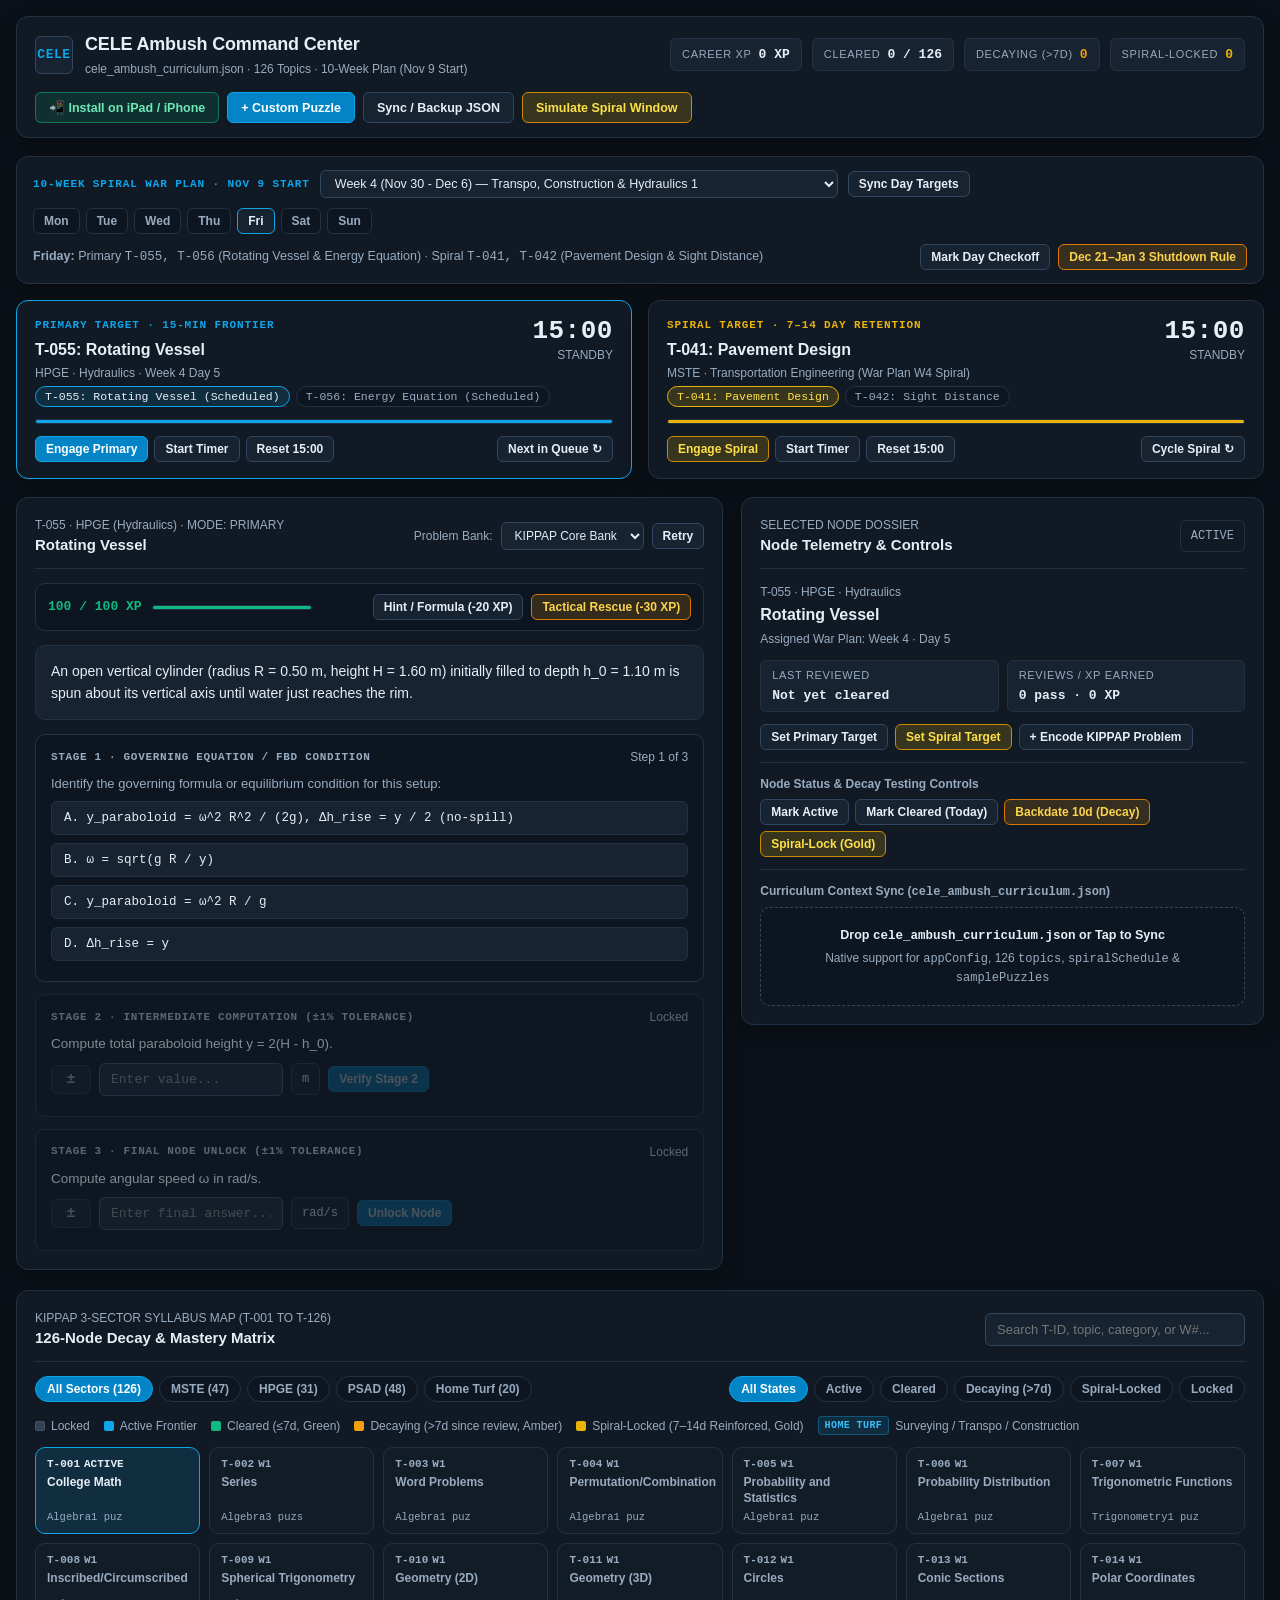
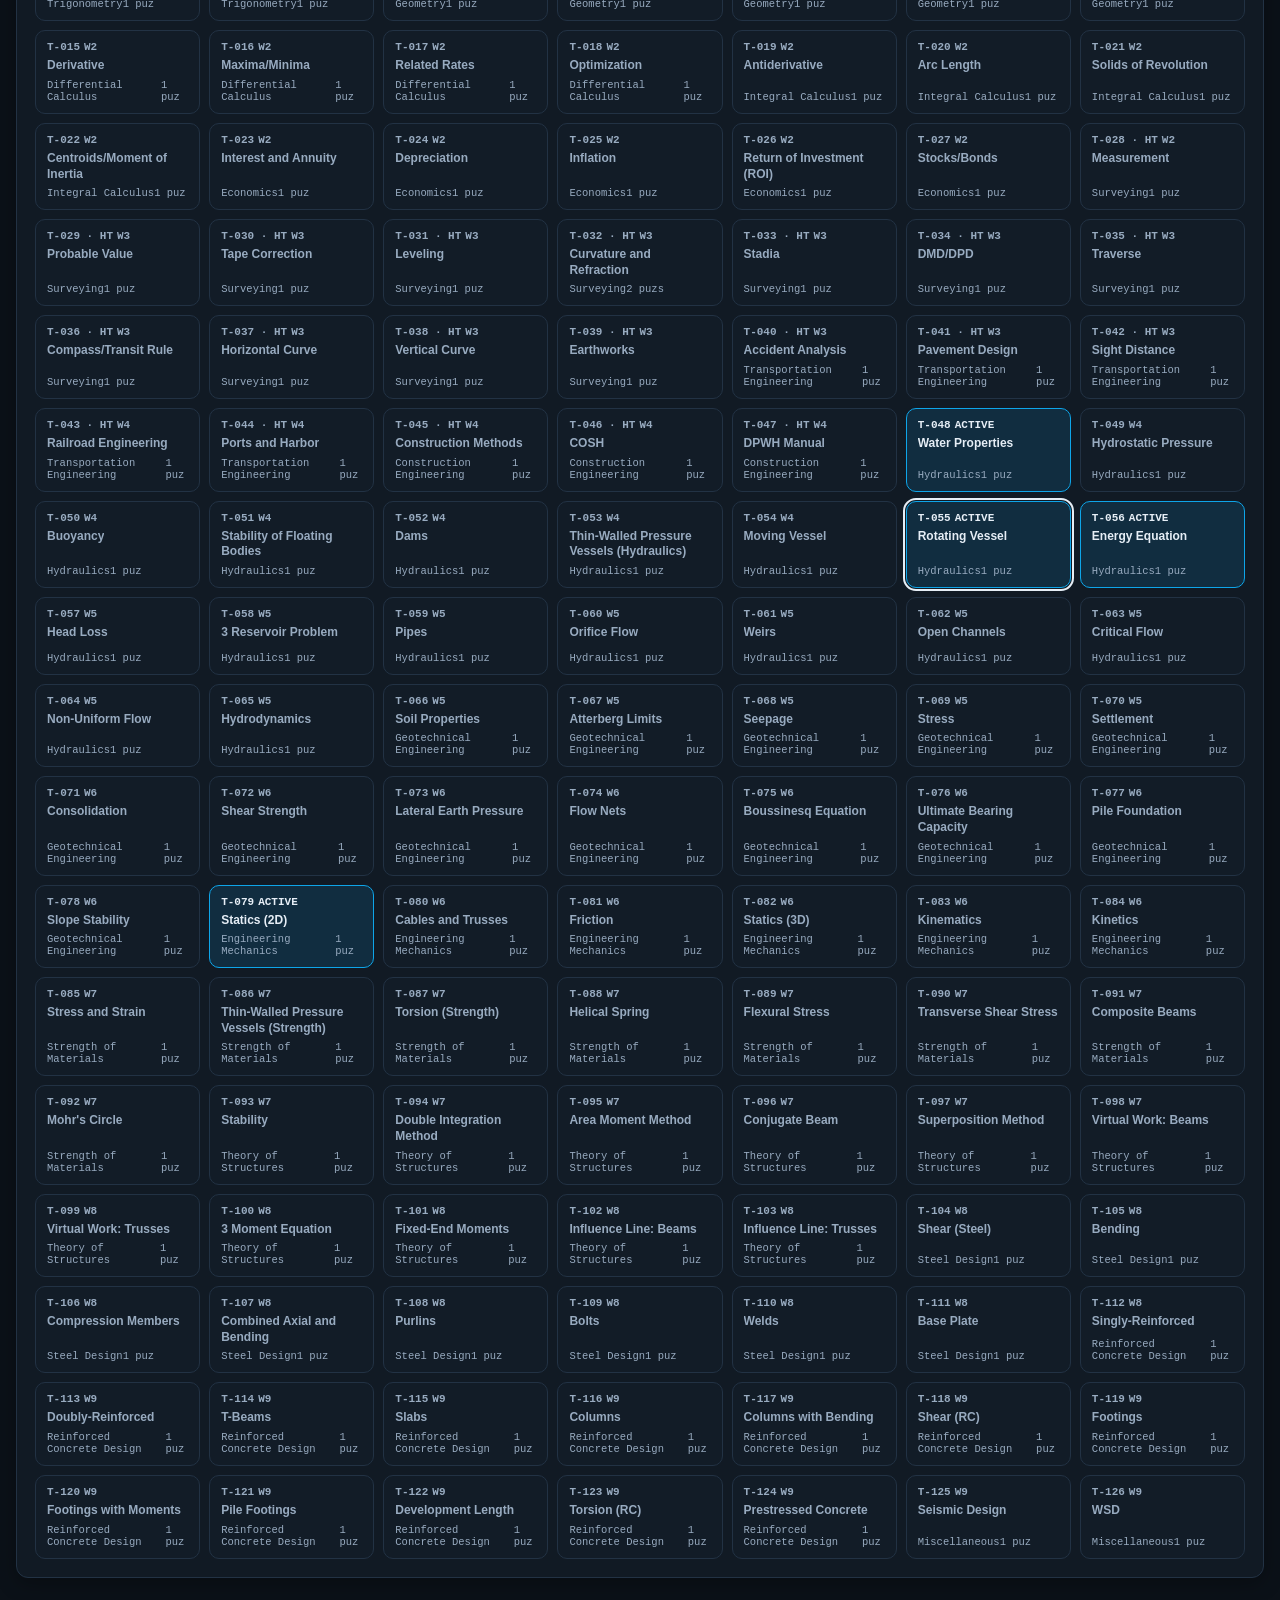
<file: index.html>
<!DOCTYPE html>
<html lang="en">
<head>
  <meta charset="UTF-8" />
  <meta name="viewport" content="width=device-width, initial-scale=1.0, viewport-fit=cover" />
  <title>CELE Ambush Command Center — KIPPAP 126-Topic Spiral War Plan</title>
  <meta name="description" content="Installable offline Civil Engineering Licensure Exam (CELE) command center built on cele_ambush_curriculum.json featuring 126 KIPPAP topics across MSTE (47), HPGE (31), and PSAD (48)." />
  <meta name="theme-color" content="#0b1118" />
  <meta name="apple-mobile-web-app-capable" content="yes" />
  <meta name="mobile-web-app-capable" content="yes" />
  <meta name="apple-mobile-web-app-status-bar-style" content="black-translucent" />
  <meta name="apple-mobile-web-app-title" content="CELE Ambush" />
  <meta name="format-detection" content="telephone=no" />
  <link rel="manifest" href="manifest.webmanifest" />
  <link rel="icon" type="image/png" sizes="32x32" href="icons/favicon-32.png" />
  <link rel="apple-touch-icon" href="icons/apple-touch-icon.png" />
  <link rel="apple-touch-icon" sizes="180x180" href="icons/apple-touch-icon-180x180.png" />
  <link rel="apple-touch-icon" sizes="167x167" href="icons/apple-touch-icon-167x167.png" />
  <link rel="apple-touch-icon" sizes="152x152" href="icons/apple-touch-icon-152x152.png" />
  <link rel="stylesheet" href="styles.css" />
</head>
<body>
  <div class="app-shell">
    <!-- Top Command Header -->
    <header class="topbar" id="command-topbar">
      <div class="brand-block">
        <div class="brand-emblem" aria-hidden="true">CELE</div>
        <div>
          <div style="display: flex; align-items: center; gap: 8px; flex-wrap: wrap;">
            <h1 id="app-title-heading">CELE Ambush Command Center</h1>
            <span class="pwa-status-pill" id="pwa-standalone-pill" style="display: none;">✓ STANDALONE APP</span>
          </div>
          <p class="brand-subtitle" id="curriculum-source-label">cele_ambush_curriculum.json · 126 Topics · MSTE (47) · HPGE (31) · PSAD (48)</p>
        </div>
      </div>

      <div class="telemetry-strip" aria-label="Readiness Telemetry">
        <div class="stat-chip">
          <span class="label">Career XP</span>
          <span class="val" id="stat-career-xp">0 XP</span>
        </div>
        <div class="stat-chip">
          <span class="label">Cleared</span>
          <span class="val" id="stat-cleared-count">0 / 126</span>
        </div>
        <div class="stat-chip">
          <span class="label">Decaying (&gt;7d)</span>
          <span class="val" id="stat-decaying-count" style="color: var(--status-decaying);">0</span>
        </div>
        <div class="stat-chip">
          <span class="label">Spiral-Locked</span>
          <span class="val" id="stat-spiral-count" style="color: var(--status-gold);">0</span>
        </div>
      </div>

      <div class="topbar-actions">
        <button type="button" class="btn btn-install" id="btn-open-install">📲 Install on iPad / iPhone</button>
        <button type="button" class="btn btn-primary" id="btn-open-builder">+ Custom Puzzle</button>
        <button type="button" class="btn" id="btn-open-json">Sync / Backup JSON</button>
        <button type="button" class="btn btn-gold" id="btn-demo-decay" title="Seed sample 7-14 day history to preview Spiral Target & Amber Decay">Simulate Spiral Window</button>
      </div>
    </header>

    <!-- 10-Week Spiral War Plan Bar (Nov 9, 2026 Start — from spiralSchedule in cele_ambush_curriculum.json) -->
    <section class="warplan-bar" id="warplan-section" aria-label="10-Week Spiral War Plan">
      <div class="warplan-top">
        <div style="display: flex; align-items: center; gap: 10px; flex-wrap: wrap;">
          <span class="target-kicker">10-WEEK SPIRAL WAR PLAN · NOV 9 START</span>
          <select id="schedule-week-select" class="input-field" style="padding: 5px 10px; font-size: 12.5px; min-width: 240px;" aria-label="Select Schedule Week"></select>
          <button type="button" class="btn btn-sm" id="btn-load-scheduled-pair" title="Load selected day's Primary & Spiral pairs into the twin 15-min cards">Sync Day Targets</button>
        </div>
        <div class="day-pills" id="schedule-day-pills" role="tablist" aria-label="Day of Week"></div>
      </div>
      <div style="display: flex; flex-wrap: wrap; align-items: center; justify-content: space-between; gap: 8px; font-size: 12.5px; color: var(--text-secondary);">
        <div id="schedule-day-summary">Loading War Plan schedule...</div>
        <div style="display: flex; align-items: center; gap: 8px; flex-wrap: wrap;">
          <button type="button" class="btn btn-sm" id="btn-toggle-day-complete">Mark Day Checkoff</button>
          <button type="button" class="btn btn-amber btn-sm" id="btn-toggle-holiday-preview" title="Preview Dec 21 - Jan 3 Mandatory Cognitive Recovery protocol">Dec 21–Jan 3 Shutdown Rule</button>
        </div>
      </div>
      <div class="holiday-banner" id="holiday-shutdown-banner" style="display: none;"></div>
    </section>

    <!-- Daily 30-Minute Spiral Loop UI -->
    <section class="spiral-loop-grid" id="loop-section" aria-label="Daily 30-Minute Spiral Loop">
      <!-- Primary Target Card (15-min) -->
      <article class="target-card" id="primary-target-card">
        <div>
          <div class="target-header">
            <div>
              <div class="target-kicker" id="primary-kicker">PRIMARY TARGET · 15-MIN FRONTIER</div>
              <h2 class="target-title" id="primary-topic-title">Loading...</h2>
              <div class="target-meta" id="primary-topic-meta">Queue Frontier</div>
            </div>
            <div class="timer-box">
              <div class="timer-readout" id="primary-timer-display">15:00</div>
              <div class="target-meta" id="primary-timer-state">STANDBY</div>
            </div>
          </div>
          <div class="pair-chips" id="primary-pair-chips"></div>
        </div>

        <div class="progress-track" aria-hidden="true">
          <div class="progress-fill" id="primary-timer-bar" style="width: 100%;"></div>
        </div>

        <div class="target-controls">
          <div style="display: flex; gap: 6px; flex-wrap: wrap;">
            <button type="button" class="btn btn-primary btn-sm" id="btn-engage-primary">Engage Primary</button>
            <button type="button" class="btn btn-sm" id="btn-toggle-primary-timer">Start Timer</button>
            <button type="button" class="btn btn-sm" id="btn-reset-primary-timer">Reset 15:00</button>
          </div>
          <button type="button" class="btn btn-sm" id="btn-cycle-primary" title="Rotate to next active topic">Next in Queue ↻</button>
        </div>
      </article>

      <!-- Spiral Target Card (15-min, 7-14 days ago / Scheduled Spiral Pair) -->
      <article class="target-card spiral-card" id="spiral-target-card">
        <div>
          <div class="target-header">
            <div>
              <div class="target-kicker" id="spiral-kicker">SPIRAL TARGET · 7–14 DAY RETENTION</div>
              <h2 class="target-title" id="spiral-topic-title">Scanning 7–14d Window...</h2>
              <div class="target-meta" id="spiral-topic-meta">Topics completed 7–14 days ago</div>
            </div>
            <div class="timer-box">
              <div class="timer-readout" id="spiral-timer-display">15:00</div>
              <div class="target-meta" id="spiral-timer-state">STANDBY</div>
            </div>
          </div>
          <div class="pair-chips" id="spiral-pair-chips"></div>
        </div>

        <div class="progress-track" aria-hidden="true">
          <div class="progress-fill" id="spiral-timer-bar" style="width: 100%;"></div>
        </div>

        <div class="target-controls">
          <div style="display: flex; gap: 6px; flex-wrap: wrap;">
            <button type="button" class="btn btn-gold btn-sm" id="btn-engage-spiral">Engage Spiral</button>
            <button type="button" class="btn btn-sm" id="btn-toggle-spiral-timer">Start Timer</button>
            <button type="button" class="btn btn-sm" id="btn-reset-spiral-timer">Reset 15:00</button>
          </div>
          <button type="button" class="btn btn-sm" id="btn-cycle-spiral" title="Cycle eligible 7-14d / scheduled spiral nodes">Cycle Spiral ↻</button>
        </div>
      </article>
    </section>

    <!-- Workbench: Multi-Stage Puzzle Engine + Active Node Tactical Dossier -->
    <main class="workbench-grid" id="workbench-section">
      <!-- Left: 3-Stage Numerical/Formula Unlock Engine -->
      <section class="panel" id="puzzle-engine-panel" aria-labelledby="puzzle-panel-heading">
        <div class="panel-header">
          <div>
            <div class="target-meta" id="arena-sector-badge">SECTOR</div>
            <h2 class="panel-title" id="puzzle-panel-heading">3-Stage Ambush Puzzle Engine</h2>
          </div>
          <div style="display: flex; align-items: center; gap: 8px; flex-wrap: wrap;">
            <label for="puzzle-selector" class="target-meta">Problem Bank:</label>
            <select id="puzzle-selector" class="input-field" style="padding: 5px 9px; font-size: 12px;"></select>
            <button type="button" class="btn btn-sm" id="btn-reset-attempt" title="Restart current puzzle attempt">Retry</button>
          </div>
        </div>

        <!-- Tactical Rescue System & 100 XP Integrity Bar -->
        <div class="xp-rescue-bar">
          <div class="xp-meter-wrap">
            <span class="xp-badge" id="attempt-xp-readout">100 / 100 XP</span>
            <div class="progress-track" style="max-width: 160px;">
              <div class="progress-fill" id="attempt-xp-bar" style="width: 100%; background: var(--status-cleared);"></div>
            </div>
          </div>
          <div style="display: flex; gap: 8px; flex-wrap: wrap;">
            <button type="button" class="btn btn-sm" id="btn-use-hint">Hint / Formula (-20 XP)</button>
            <button type="button" class="btn btn-amber btn-sm" id="btn-tactical-rescue">Tactical Rescue (-30 XP)</button>
          </div>
        </div>

        <!-- Dynamic Hint & Tactical Rescue Drawers -->
        <div class="rescue-drawer hint-drawer" id="hint-drawer" style="display: none;"></div>
        <div class="rescue-drawer tactical-drawer" id="tactical-drawer" style="display: none;"></div>

        <!-- Problem Stem -->
        <div class="problem-stem-box" id="puzzle-stem-text"></div>

        <!-- 3 Stages -->
        <div class="stage-stack">
          <!-- Stage 1 -->
          <div class="stage-box" id="stage-1-box">
            <div class="stage-head">
              <span class="stage-tag" id="stage-1-tag">STAGE 1 · GOVERNING EQUATION / FBD CONDITION</span>
              <span class="target-meta" id="stage-1-status">Awaiting Selection</span>
            </div>
            <div id="stage-1-prompt" style="font-size: 13px; color: var(--text-secondary);">Identify the governing formula or equilibrium relationship for this setup:</div>
            <div class="eq-options-grid" id="stage-1-options"></div>
            <div class="feedback-msg" id="stage-1-feedback"></div>
          </div>

          <!-- Stage 2 -->
          <div class="stage-box is-locked" id="stage-2-box">
            <div class="stage-head">
              <span class="stage-tag" id="stage-2-tag">STAGE 2 · INTERMEDIATE COMPUTATION (±1% TOLERANCE)</span>
              <span class="target-meta" id="stage-2-status">Locked</span>
            </div>
            <div id="stage-2-prompt" style="font-size: 13.5px;"></div>
            <div class="numeric-row">
              <button type="button" class="btn btn-sm sign-toggle-btn" id="btn-neg-stage-2" title="Toggle minus sign (±) on iPhone/iPad keypad" disabled>±</button>
              <input type="text" inputmode="decimal" enterkeyhint="done" autocomplete="off" autocorrect="off" spellcheck="false" class="input-field input-mono" id="stage-2-input" placeholder="Enter value..." disabled />
              <span class="unit-pill" id="stage-2-unit">unit</span>
              <button type="button" class="btn btn-primary btn-sm" id="btn-verify-stage-2" disabled>Verify Stage 2</button>
            </div>
            <div class="feedback-msg" id="stage-2-feedback"></div>
          </div>

          <!-- Stage 3 -->
          <div class="stage-box is-locked" id="stage-3-box">
            <div class="stage-head">
              <span class="stage-tag" id="stage-3-tag">STAGE 3 · FINAL NODE UNLOCK (±1% TOLERANCE)</span>
              <span class="target-meta" id="stage-3-status">Locked</span>
            </div>
            <div id="stage-3-prompt" style="font-size: 13.5px;"></div>
            <div class="numeric-row">
              <button type="button" class="btn btn-sm sign-toggle-btn" id="btn-neg-stage-3" title="Toggle minus sign (±) on iPhone/iPad keypad" disabled>±</button>
              <input type="text" inputmode="decimal" enterkeyhint="done" autocomplete="off" autocorrect="off" spellcheck="false" class="input-field input-mono" id="stage-3-input" placeholder="Enter final answer..." disabled />
              <span class="unit-pill" id="stage-3-unit">unit</span>
              <button type="button" class="btn btn-primary btn-sm" id="btn-verify-stage-3" disabled>Unlock Node</button>
            </div>
            <div class="feedback-msg" id="stage-3-feedback"></div>
          </div>
        </div>
      </section>

      <!-- Right: Node Dossier, Rescue Links, Time-Decay Controls & Quick Curriculum Drop -->
      <aside class="panel" id="node-inspector-panel" aria-labelledby="inspector-heading">
        <div class="panel-header">
          <div>
            <div class="target-meta">SELECTED NODE DOSSIER</div>
            <h2 class="panel-title" id="inspector-heading">Node Telemetry &amp; Controls</h2>
          </div>
          <span class="unit-pill" id="inspector-state-badge">ACTIVE</span>
        </div>

        <div id="inspector-details" style="display: flex; flex-direction: column; gap: 12px;">
          <div>
            <div class="target-meta" id="inspector-code-cat">T-001 · MSTE · Algebra</div>
            <div style="display: flex; align-items: center; gap: 8px; flex-wrap: wrap; margin-top: 2px;">
              <span style="font-size: 16px; font-weight: 700;" id="inspector-title">Topic Title</span>
              <span class="hometurf-tag" id="inspector-hometurf" style="display: none;">HOME TURF</span>
            </div>
            <div class="target-meta" id="inspector-schedule-slot" style="margin-top: 3px;">Assigned: Week 1 · Day 1</div>
          </div>

          <div style="display: grid; grid-template-columns: repeat(2, 1fr); gap: 8px;">
            <div class="stat-chip" style="flex-direction: column; gap: 2px;">
              <span class="label">Last Reviewed</span>
              <span class="val" id="inspector-last-reviewed">Never</span>
            </div>
            <div class="stat-chip" style="flex-direction: column; gap: 2px;">
              <span class="label">Reviews / XP Earned</span>
              <span class="val" id="inspector-reviews-xp">0 · 0 XP</span>
            </div>
          </div>

          <div style="display: flex; flex-wrap: wrap; gap: 7px;">
            <button type="button" class="btn btn-sm" id="btn-set-as-primary">Set Primary Target</button>
            <button type="button" class="btn btn-gold btn-sm" id="btn-set-as-spiral">Set Spiral Target</button>
            <button type="button" class="btn btn-sm" id="btn-encode-for-node">+ Encode KIPPAP Problem</button>
          </div>

          <div style="border-top: 1px solid var(--border-subtle); padding-top: 12px;">
            <div class="form-label" style="margin-bottom: 6px;">Node Status &amp; Decay Testing Controls</div>
            <div style="display: flex; flex-wrap: wrap; gap: 6px;">
              <button type="button" class="btn btn-sm" id="btn-mark-active">Mark Active</button>
              <button type="button" class="btn btn-sm" id="btn-mark-cleared">Mark Cleared (Today)</button>
              <button type="button" class="btn btn-amber btn-sm" id="btn-age-10d" title="Set last review to 10 days ago to trigger >7d Decay & 7-14d Spiral eligibility">Backdate 10d (Decay)</button>
              <button type="button" class="btn btn-gold btn-sm" id="btn-mark-spiral-gold">Spiral-Lock (Gold)</button>
            </div>
          </div>

          <!-- Quick Curriculum File Loader -->
          <div style="border-top: 1px solid var(--border-subtle); padding-top: 12px;">
            <div class="form-label" style="margin-bottom: 6px;">Curriculum Context Sync (<code>cele_ambush_curriculum.json</code>)</div>
            <div class="dropzone" id="quick-json-dropzone" tabindex="0" role="button" aria-label="Drop cele_ambush_curriculum.json here or click to browse">
              <div style="font-weight: 600; font-size: 12.5px;">Drop <code>cele_ambush_curriculum.json</code> or Tap to Sync</div>
              <div class="target-meta" style="margin-top: 3px;">Native support for <code>appConfig</code>, 126 <code>topics</code>, <code>spiralSchedule</code> &amp; <code>samplePuzzles</code></div>
              <input type="file" id="quick-json-file-input" accept=".json,application/json" style="display: none;" />
            </div>
          </div>
        </div>
      </aside>
    </main>

    <!-- 126-Node Interactive Decay Grid -->
    <section class="panel" id="matrix-section" aria-labelledby="matrix-heading">
      <div class="panel-header">
        <div>
          <div class="target-meta">KIPPAP 3-SECTOR SYLLABUS MAP (T-001 TO T-126)</div>
          <h2 class="panel-title" id="matrix-heading">126-Node Decay &amp; Mastery Matrix</h2>
        </div>
        <input type="search" class="input-field" id="node-search-input" placeholder="Search T-ID, topic, category, or W#..." style="min-width: 260px;" />
      </div>

      <div class="filter-toolbar">
        <div class="tab-group" id="sector-filter-tabs" role="tablist" aria-label="Sector Filter">
          <button type="button" class="pill-btn active" data-sector="ALL" id="tab-sec-all">All Sectors (126)</button>
          <button type="button" class="pill-btn" data-sector="MSTE" id="tab-sec-mste">MSTE (47)</button>
          <button type="button" class="pill-btn" data-sector="HPGE" id="tab-sec-hpge">HPGE (31)</button>
          <button type="button" class="pill-btn" data-sector="PSAD" id="tab-sec-psad">PSAD (48)</button>
          <button type="button" class="pill-btn" data-sector="HOMETURF" id="tab-sec-ht">Home Turf (20)</button>
        </div>

        <div class="tab-group" id="state-filter-tabs" role="tablist" aria-label="Status Filter">
          <button type="button" class="pill-btn active" data-state="ALL">All States</button>
          <button type="button" class="pill-btn" data-state="active">Active</button>
          <button type="button" class="pill-btn" data-state="cleared">Cleared</button>
          <button type="button" class="pill-btn" data-state="decaying">Decaying (&gt;7d)</button>
          <button type="button" class="pill-btn" data-state="spiral">Spiral-Locked</button>
          <button type="button" class="pill-btn" data-state="locked">Locked</button>
        </div>
      </div>

      <div class="legend-row">
        <span class="legend-item"><span class="dot dot-locked"></span> Locked</span>
        <span class="legend-item"><span class="dot dot-active"></span> Active Frontier</span>
        <span class="legend-item"><span class="dot dot-cleared"></span> Cleared (&le;7d, Green)</span>
        <span class="legend-item"><span class="dot dot-decaying"></span> Decaying (&gt;7d since review, Amber)</span>
        <span class="legend-item"><span class="dot dot-spiral"></span> Spiral-Locked (7–14d Reinforced, Gold)</span>
        <span class="legend-item"><span class="hometurf-tag">HOME TURF</span> Surveying / Transpo / Construction</span>
      </div>

      <div class="nodes-grid" id="nodes-grid-container"></div>
    </section>
  </div>

  <!-- Custom Puzzle Builder Modal -->
  <div class="modal-backdrop" id="builder-modal" role="dialog" aria-modal="true" aria-labelledby="builder-modal-title">
    <div class="modal-card">
      <div class="panel-header">
        <h2 class="panel-title" id="builder-modal-title">Custom KIPPAP 3-Stage Puzzle Builder</h2>
        <button type="button" class="btn btn-sm" id="btn-close-builder">Close ✕</button>
      </div>
      <form id="custom-puzzle-form" class="form-grid">
        <div class="form-group">
          <label class="form-label" for="builder-topic-select">Target CELE Node (T-001 to T-126)</label>
          <select id="builder-topic-select" class="input-field" required></select>
        </div>
        <div class="form-group">
          <label class="form-label" for="builder-source-input">Puzzle ID / Handout Source</label>
          <input type="text" id="builder-source-input" class="input-field" placeholder="e.g., PUZ-004 · KIPPAP MSTE Handout #4" required />
        </div>
        <div class="form-group full">
          <label class="form-label" for="builder-stem-input">Problem Situation / Prompt</label>
          <textarea id="builder-stem-input" class="input-field" rows="3" placeholder="Encode the full board-exam problem statement and given parameters..." required></textarea>
        </div>
        <div class="form-group full">
          <div style="display: flex; justify-content: space-between; align-items: center;">
            <label class="form-label" for="builder-eq-correct">Stage 1: Governing Equation / FBD Condition (Correct)</label>
            <button type="button" class="btn btn-sm" id="btn-autofill-distractors">Auto-Draft Distractors</button>
          </div>
          <input type="text" id="builder-eq-correct" class="input-field input-mono" placeholder="e.g., h_cr = 0.0675 * K^2" required />
        </div>
        <div class="form-group">
          <label class="form-label" for="builder-eq-d1">Stage 1 Distractor A</label>
          <input type="text" id="builder-eq-d1" class="input-field input-mono" placeholder="Plausible wrong formula 1" required />
        </div>
        <div class="form-group">
          <label class="form-label" for="builder-eq-d2">Stage 1 Distractor B</label>
          <input type="text" id="builder-eq-d2" class="input-field input-mono" placeholder="Plausible wrong formula 2" required />
        </div>
        <div class="form-group full">
          <label class="form-label" for="builder-eq-d3">Stage 1 Distractor C (Optional)</label>
          <input type="text" id="builder-eq-d3" class="input-field input-mono" placeholder="Plausible wrong formula 3" />
        </div>
        <div class="form-group full">
          <label class="form-label" for="builder-s2-prompt">Stage 2 Instruction (Intermediate Computation)</label>
          <input type="text" id="builder-s2-prompt" class="input-field" placeholder="e.g., Compute the square of the distance in km (K^2)." required />
        </div>
        <div class="form-group">
          <label class="form-label" for="builder-s2-ans">Stage 2 Expected Value (±1%)</label>
          <input type="number" step="any" id="builder-s2-ans" class="input-field input-mono" placeholder="72.25" required />
        </div>
        <div class="form-group">
          <label class="form-label" for="builder-s2-unit">Stage 2 Unit</label>
          <input type="text" id="builder-s2-unit" class="input-field input-mono" placeholder="km^2" required />
        </div>
        <div class="form-group full">
          <label class="form-label" for="builder-s3-prompt">Stage 3 Instruction (Final Node Unlock)</label>
          <input type="text" id="builder-s3-prompt" class="input-field" placeholder="e.g., Compute the combined curvature and refraction correction (h_cr)." required />
        </div>
        <div class="form-group">
          <label class="form-label" for="builder-s3-ans">Stage 3 Expected Value (±1%)</label>
          <input type="number" step="any" id="builder-s3-ans" class="input-field input-mono" placeholder="4.877" required />
        </div>
        <div class="form-group">
          <label class="form-label" for="builder-s3-unit">Stage 3 Unit</label>
          <input type="text" id="builder-s3-unit" class="input-field input-mono" placeholder="m" required />
        </div>
        <div class="form-group full">
          <label class="form-label" for="builder-hint-input">Formula Hint &amp; Solution Note</label>
          <input type="text" id="builder-hint-input" class="input-field" placeholder="Shown on Hint (-20 XP) and Stage 3 completion..." required />
        </div>
        <div class="form-group full" style="display: flex; flex-direction: row; justify-content: flex-end; gap: 8px; margin-top: 4px;">
          <button type="button" class="btn" id="btn-cancel-builder">Cancel</button>
          <button type="submit" class="btn btn-primary" id="btn-save-puzzle">Save to Bank &amp; Load</button>
        </div>
      </form>
    </div>
  </div>

  <!-- JSON Import / Export & Reset Modal -->
  <div class="modal-backdrop" id="json-modal" role="dialog" aria-modal="true" aria-labelledby="json-modal-title">
    <div class="modal-card">
      <div class="panel-header">
        <h2 class="panel-title" id="json-modal-title"><code>cele_ambush_curriculum.json</code> Sync &amp; iOS Backup</h2>
        <button type="button" class="btn btn-sm" id="btn-close-json">Close ✕</button>
      </div>
      <div style="display: flex; flex-direction: column; gap: 12px;">
        <div style="display: flex; flex-wrap: wrap; gap: 8px;">
          <button type="button" class="btn btn-primary" id="btn-download-backup">⬇ Export JSON</button>
          <button type="button" class="btn btn-gold" id="btn-ios-share-json">📤 Share / Save to Files (iOS)</button>
          <button type="button" class="btn" id="btn-upload-json-trigger">⬆ Import JSON File</button>
          <input type="file" id="modal-json-file-input" accept=".json,application/json" style="display: none;" />
          <button type="button" class="btn btn-danger" id="btn-factory-reset">Factory Reset</button>
        </div>
        <div class="form-group">
          <label class="form-label" for="json-textarea">Inspect or Paste <code>cele_ambush_curriculum.json</code> Schema</label>
          <textarea id="json-textarea" class="input-field input-mono" rows="9" placeholder="Paste cele_ambush_curriculum.json or full backup JSON here..."></textarea>
        </div>
        <div style="display: flex; justify-content: flex-end; gap: 8px;">
          <button type="button" class="btn" id="btn-copy-json">Copy JSON</button>
          <button type="button" class="btn btn-primary" id="btn-apply-pasted-json">Import Pasted JSON</button>
        </div>
      </div>
    </div>
  </div>

  <!-- iPad & iPhone Standalone Installation & Offline Readiness Modal -->
  <div class="modal-backdrop" id="install-modal" role="dialog" aria-modal="true" aria-labelledby="install-modal-title">
    <div class="modal-card">
      <div class="panel-header">
        <h2 class="panel-title" id="install-modal-title">📲 Install Standalone App on iPad &amp; iPhone</h2>
        <button type="button" class="btn btn-sm" id="btn-close-install">Close ✕</button>
      </div>

      <div style="display: flex; flex-direction: column; gap: 14px;">
        <div style="display: grid; grid-template-columns: repeat(auto-fit, minmax(170px, 1fr)); gap: 8px;">
          <div class="stat-chip" style="flex-direction: column; gap: 2px;">
            <span class="label">Launch Mode</span>
            <span class="val" id="pwa-mode-readout">Checking...</span>
          </div>
          <div class="stat-chip" style="flex-direction: column; gap: 2px;">
            <span class="label">Offline Service Worker</span>
            <span class="val" id="pwa-sw-readout">Checking...</span>
          </div>
          <div class="stat-chip" style="flex-direction: column; gap: 2px;">
            <span class="label">Durable Storage</span>
            <span class="val" id="pwa-storage-readout">LocalStorage Active</span>
          </div>
        </div>

        <button type="button" class="btn btn-primary" id="btn-native-install-prompt" style="display: none; width: 100%; padding: 10px;">
          ⬇ Install CELE Ambush App Now
        </button>

        <div class="install-steps-grid">
          <div class="install-step-card">
            <div class="target-kicker">IPAD (SAFARI · IPADOS)</div>
            <ol class="install-list">
              <li>Open this app's URL in <strong>Safari</strong> on your iPad.</li>
              <li>Tap the <strong>Share</strong> icon (square with upward arrow <code>↑</code>) in the top-right address bar.</li>
              <li>Scroll down and tap <strong>Add to Home Screen</strong>, then tap <strong>Add</strong>.</li>
              <li>Launch <strong>CELE Ambush</strong> full-screen or in <strong>Split View</strong> beside GoodNotes / Notability — works 100% offline!</li>
            </ol>
          </div>
          <div class="install-step-card">
            <div class="target-kicker" style="color: var(--status-gold);">IPHONE (SAFARI · IOS)</div>
            <ol class="install-list">
              <li>Open this app's URL in <strong>Safari</strong> on your iPhone.</li>
              <li>Tap the <strong>Share</strong> button (<code>↑</code>) at the bottom navigation bar.</li>
              <li>Tap <strong>Add to Home Screen</strong> &rarr; <strong>Add</strong>.</li>
              <li>Opens edge-to-edge without browser bars, keeps timers accurate when locked, and includes the <code>±</code> keypad toggle for negative values.</li>
            </ol>
          </div>
        </div>

        <div style="padding: 11px 13px; background: var(--bg-input); border: 1px solid var(--border-subtle); border-radius: var(--radius-md); display: flex; flex-wrap: wrap; align-items: center; justify-content: space-between; gap: 10px;">
          <div style="font-size: 12.5px; color: var(--text-secondary);">
            <strong style="color: var(--text-primary);">Zero-Server Portable File:</strong> AirDrop or save a self-contained single-file <code>.html</code> snapshot (all 126 topics + progress embedded) directly to the <strong>Files</strong> app on iPad or iPhone.
          </div>
          <button type="button" class="btn btn-gold btn-sm" id="btn-export-portable-html">📤 Export / AirDrop Portable HTML</button>
        </div>
      </div>
    </div>
  </div>

  <!-- Pinned iPhone & iPad Compact Bottom Navigation Bar -->
  <nav class="ios-bottom-nav" id="ios-bottom-nav" aria-label="Quick Mobile Navigation">
    <button type="button" class="ios-nav-btn active" data-nav="loop">
      <span class="ios-nav-icon">⏱</span>
      <span>15m Loop</span>
    </button>
    <button type="button" class="ios-nav-btn" data-nav="arena">
      <span class="ios-nav-icon">⚡</span>
      <span>Puzzle Arena</span>
    </button>
    <button type="button" class="ios-nav-btn" data-nav="matrix">
      <span class="ios-nav-icon">🧩</span>
      <span>126 Nodes</span>
    </button>
    <button type="button" class="ios-nav-btn" data-nav="install">
      <span class="ios-nav-icon">📲</span>
      <span>Install / Sync</span>
    </button>
  </nav>

  <div class="toast-banner" id="toast-banner" role="status" aria-live="polite"></div>

  <script src="curriculum.min.js"></script>
  <script src="app.js"></script>
</body>
</html>
</file>
<file: styles.css>
/* CELE Ambush Command Center — Precision Engineering Tactical Stylesheet */
:root {
  --bg-base: #0b1118;
  --bg-surface: #111a24;
  --bg-elevated: #172331;
  --bg-input: #0d1620;
  --border-subtle: #223244;
  --border-strong: #314760;
  --text-primary: #e6eef6;
  --text-secondary: #98abc0;
  --text-muted: #647a92;

  /* Tactical Status Palette (No purple/neon glow) */
  --accent-cyan: #0ea5e9;
  --accent-cyan-soft: rgba(14, 165, 233, 0.14);
  --status-cleared: #10b981;
  --status-cleared-soft: rgba(16, 185, 129, 0.14);
  --status-decaying: #f59e0b;
  --status-decaying-soft: rgba(245, 158, 11, 0.16);
  --status-gold: #eab308;
  --status-gold-soft: rgba(234, 179, 8, 0.18);
  --status-danger: #ef4444;
  --status-danger-soft: rgba(239, 68, 68, 0.15);
  --status-locked: #1b2735;

  --radius-sm: 6px;
  --radius-md: 10px;
  --radius-lg: 12px;
  --shadow-card: 0 6px 20px rgba(0, 0, 0, 0.28);
  --font-sans: "Inter", -apple-system, BlinkMacSystemFont, "Segoe UI", Roboto, sans-serif;
  --font-mono: "JetBrains Mono", "SFMono-Regular", Consolas, "Liberation Mono", Menlo, monospace;
}

*, *::before, *::after { box-sizing: border-box; }

html, body {
  margin: 0;
  padding: 0;
  background-color: var(--bg-base);
  color: var(--text-primary);
  font-family: var(--font-sans);
  font-size: 14px;
  line-height: 1.5;
  -webkit-font-smoothing: antialiased;
}

.app-shell {
  max-width: 1440px;
  margin: 0 auto;
  padding: 18px 20px 48px;
}

/* Header Command Bar */
.topbar {
  display: flex;
  flex-wrap: wrap;
  align-items: center;
  justify-content: space-between;
  gap: 14px;
  padding: 14px 18px;
  background: var(--bg-surface);
  border: 1px solid var(--border-subtle);
  border-radius: var(--radius-lg);
  box-shadow: var(--shadow-card);
  margin-bottom: 18px;
}

.brand-block {
  display: flex;
  align-items: center;
  gap: 12px;
}

.brand-emblem {
  width: 38px;
  height: 38px;
  border-radius: var(--radius-sm);
  background: var(--bg-elevated);
  border: 1px solid var(--border-strong);
  display: grid;
  place-items: center;
  font-family: var(--font-mono);
  font-weight: 700;
  font-size: 13px;
  color: var(--accent-cyan);
  letter-spacing: 0.04em;
}

.brand-block h1 {
  margin: 0;
  font-size: 18px;
  font-weight: 700;
  letter-spacing: -0.01em;
}

.brand-subtitle {
  margin: 2px 0 0;
  font-size: 12px;
  color: var(--text-secondary);
}

.telemetry-strip {
  display: flex;
  flex-wrap: wrap;
  align-items: center;
  gap: 10px;
}

.stat-chip {
  padding: 6px 11px;
  background: var(--bg-elevated);
  border: 1px solid var(--border-subtle);
  border-radius: var(--radius-sm);
  display: flex;
  align-items: baseline;
  gap: 7px;
}

.stat-chip .label {
  font-size: 11px;
  text-transform: uppercase;
  letter-spacing: 0.06em;
  color: var(--text-secondary);
}

.stat-chip .val {
  font-family: var(--font-mono);
  font-weight: 700;
  font-size: 13px;
  font-variant-numeric: tabular-nums;
}

.topbar-actions {
  display: flex;
  flex-wrap: wrap;
  gap: 8px;
}

/* Buttons */
.btn {
  display: inline-flex;
  align-items: center;
  justify-content: center;
  gap: 6px;
  padding: 7px 13px;
  font-family: var(--font-sans);
  font-size: 12.5px;
  font-weight: 600;
  color: var(--text-primary);
  background: var(--bg-elevated);
  border: 1px solid var(--border-strong);
  border-radius: var(--radius-sm);
  cursor: pointer;
  transition: background 0.15s ease, border-color 0.15s ease, transform 0.08s ease;
  text-decoration: none;
}

.btn:hover:not(:disabled) {
  background: #203144;
  border-color: #466485;
}

.btn:active:not(:disabled) { transform: translateY(1px); }
.btn:disabled { opacity: 0.48; cursor: not-allowed; }

.btn-primary {
  background: #0284c7;
  border-color: #0ea5e9;
  color: #ffffff;
}
.btn-primary:hover:not(:disabled) { background: #0369a1; }

.btn-gold {
  background: rgba(234, 179, 8, 0.18);
  border-color: #ca8a04;
  color: #fde047;
}
.btn-gold:hover:not(:disabled) { background: rgba(234, 179, 8, 0.28); }

.btn-amber {
  background: var(--status-decaying-soft);
  border-color: #d97706;
  color: #fcd34d;
}

.btn-danger {
  background: var(--status-danger-soft);
  border-color: #dc2626;
  color: #fca5a5;
}

.btn-sm { padding: 5px 10px; font-size: 12px; }

/* Spiral Loop Twin Target Row */
.spiral-loop-grid {
  display: grid;
  grid-template-columns: repeat(2, minmax(0, 1fr));
  gap: 16px;
  margin-bottom: 18px;
}

.target-card {
  background: var(--bg-surface);
  border: 1px solid var(--border-subtle);
  border-radius: var(--radius-lg);
  padding: 16px 18px;
  display: flex;
  flex-direction: column;
  justify-content: space-between;
  gap: 12px;
  box-shadow: var(--shadow-card);
}

.target-card.is-engaged {
  border-color: var(--accent-cyan);
}

.target-card.spiral-card.is-engaged {
  border-color: var(--status-gold);
}

.target-header {
  display: flex;
  align-items: flex-start;
  justify-content: space-between;
  gap: 12px;
}

.target-kicker {
  font-family: var(--font-mono);
  font-size: 11px;
  font-weight: 700;
  text-transform: uppercase;
  letter-spacing: 0.08em;
  color: var(--accent-cyan);
}

.spiral-card .target-kicker { color: var(--status-gold); }

.target-title {
  margin: 4px 0 2px;
  font-size: 16px;
  font-weight: 700;
}

.target-meta {
  font-size: 12px;
  color: var(--text-secondary);
}

.timer-box {
  text-align: right;
  min-width: 115px;
}

.timer-readout {
  font-family: var(--font-mono);
  font-size: 26px;
  font-weight: 700;
  font-variant-numeric: tabular-nums;
  line-height: 1.1;
  letter-spacing: 0.02em;
}

.timer-readout.is-running { color: var(--status-cleared); }
.timer-readout.is-paused { color: var(--status-decaying); }
.timer-readout.is-expired { color: var(--status-danger); }

.progress-track {
  width: 100%;
  height: 5px;
  background: var(--bg-input);
  border-radius: 999px;
  overflow: hidden;
  border: 1px solid var(--border-subtle);
}

.progress-fill {
  height: 100%;
  background: var(--accent-cyan);
  transition: width 0.3s linear;
}
.spiral-card .progress-fill { background: var(--status-gold); }

.target-controls {
  display: flex;
  flex-wrap: wrap;
  align-items: center;
  justify-content: space-between;
  gap: 8px;
}

/* Main Split Workspace: Puzzle Engine + Node Inspector / Bank */
.workbench-grid {
  display: grid;
  grid-template-columns: 1.15fr 0.85fr;
  gap: 18px;
  margin-bottom: 20px;
  align-items: start;
}

.panel {
  background: var(--bg-surface);
  border: 1px solid var(--border-subtle);
  border-radius: var(--radius-lg);
  padding: 18px;
  box-shadow: var(--shadow-card);
}

.panel-header {
  display: flex;
  flex-wrap: wrap;
  align-items: center;
  justify-content: space-between;
  gap: 10px;
  padding-bottom: 12px;
  margin-bottom: 14px;
  border-bottom: 1px solid var(--border-subtle);
}

.panel-title {
  margin: 0;
  font-size: 15px;
  font-weight: 700;
}

/* XP Integrity Bar & Tactical Rescue */
.xp-rescue-bar {
  display: flex;
  flex-wrap: wrap;
  align-items: center;
  justify-content: space-between;
  gap: 10px;
  padding: 10px 12px;
  background: var(--bg-input);
  border: 1px solid var(--border-subtle);
  border-radius: var(--radius-md);
  margin-bottom: 14px;
}

.xp-meter-wrap {
  display: flex;
  align-items: center;
  gap: 10px;
  flex: 1;
  min-width: 180px;
}

.xp-badge {
  font-family: var(--font-mono);
  font-weight: 700;
  font-size: 13px;
  color: var(--status-cleared);
  white-space: nowrap;
}

.problem-stem-box {
  padding: 14px 15px;
  background: var(--bg-elevated);
  border: 1px solid var(--border-subtle);
  border-radius: var(--radius-md);
  margin-bottom: 14px;
  font-size: 14px;
  line-height: 1.6;
}

.rescue-drawer {
  padding: 12px 14px;
  border-radius: var(--radius-md);
  margin-bottom: 14px;
  font-size: 13px;
}

.hint-drawer {
  background: rgba(14, 165, 233, 0.1);
  border: 1px solid rgba(14, 165, 233, 0.35);
}

.tactical-drawer {
  background: rgba(245, 158, 11, 0.1);
  border: 1px solid rgba(245, 158, 11, 0.4);
}

/* 3-Stage Cards */
.stage-stack {
  display: flex;
  flex-direction: column;
  gap: 12px;
}

.stage-box {
  padding: 13px 15px;
  background: var(--bg-input);
  border: 1px solid var(--border-subtle);
  border-radius: var(--radius-md);
  transition: border-color 0.15s ease, opacity 0.15s ease;
}

.stage-box.is-locked {
  opacity: 0.52;
}

.stage-box.is-cleared {
  border-color: rgba(16, 185, 129, 0.55);
  background: rgba(16, 185, 129, 0.05);
}

.stage-head {
  display: flex;
  align-items: center;
  justify-content: space-between;
  gap: 8px;
  margin-bottom: 8px;
}

.stage-tag {
  font-family: var(--font-mono);
  font-size: 11px;
  font-weight: 700;
  text-transform: uppercase;
  letter-spacing: 0.06em;
  color: var(--text-secondary);
}

.stage-box.is-cleared .stage-tag { color: var(--status-cleared); }

.eq-options-grid {
  display: grid;
  grid-template-columns: 1fr;
  gap: 8px;
  margin-top: 8px;
}

.eq-option-btn {
  text-align: left;
  padding: 9px 12px;
  font-family: var(--font-mono);
  font-size: 12.5px;
  color: var(--text-primary);
  background: var(--bg-elevated);
  border: 1px solid var(--border-subtle);
  border-radius: var(--radius-sm);
  cursor: pointer;
  transition: background 0.12s ease, border-color 0.12s ease;
}

.eq-option-btn:hover:not(:disabled) {
  background: #1f3044;
  border-color: var(--accent-cyan);
}

.eq-option-btn.is-correct {
  background: var(--status-cleared-soft);
  border-color: var(--status-cleared);
  color: #6ee7b7;
}

.eq-option-btn.is-wrong {
  background: var(--status-danger-soft);
  border-color: var(--status-danger);
  color: #fca5a5;
}

.numeric-row {
  display: flex;
  flex-wrap: wrap;
  align-items: center;
  gap: 8px;
  margin-top: 8px;
}

.input-field, select.input-field, textarea.input-field {
  padding: 8px 11px;
  background: var(--bg-elevated);
  border: 1px solid var(--border-strong);
  border-radius: var(--radius-sm);
  color: var(--text-primary);
  font-family: var(--font-sans);
  font-size: 13px;
}

.input-mono {
  font-family: var(--font-mono);
  font-variant-numeric: tabular-nums;
}

.input-field:focus {
  outline: none;
  border-color: var(--accent-cyan);
}

.unit-pill {
  padding: 6px 10px;
  background: var(--bg-surface);
  border: 1px solid var(--border-subtle);
  border-radius: var(--radius-sm);
  font-family: var(--font-mono);
  font-size: 12px;
  color: var(--text-secondary);
}

.feedback-msg {
  margin-top: 7px;
  font-size: 12px;
}
.feedback-msg.ok { color: #6ee7b7; }
.feedback-msg.err { color: #fca5a5; }

/* 114-Node Curriculum Matrix */
.filter-toolbar {
  display: flex;
  flex-wrap: wrap;
  align-items: center;
  justify-content: space-between;
  gap: 10px;
  margin-bottom: 14px;
}

.tab-group {
  display: flex;
  flex-wrap: wrap;
  gap: 6px;
}

.pill-btn {
  padding: 5px 11px;
  font-size: 12px;
  font-weight: 600;
  color: var(--text-secondary);
  background: var(--bg-input);
  border: 1px solid var(--border-subtle);
  border-radius: 999px;
  cursor: pointer;
}

.pill-btn.active {
  color: #ffffff;
  background: #0284c7;
  border-color: #0ea5e9;
}

.legend-row {
  display: flex;
  flex-wrap: wrap;
  gap: 14px;
  font-size: 12px;
  color: var(--text-secondary);
  margin-bottom: 12px;
}

.legend-item {
  display: inline-flex;
  align-items: center;
  gap: 6px;
}

.dot {
  width: 10px;
  height: 10px;
  border-radius: 2px;
  display: inline-block;
}
.dot-locked { background: #334155; border: 1px solid #475569; }
.dot-active { background: var(--accent-cyan); }
.dot-cleared { background: var(--status-cleared); }
.dot-decaying { background: var(--status-decaying); }
.dot-spiral { background: var(--status-gold); }

.nodes-grid {
  display: grid;
  grid-template-columns: repeat(auto-fill, minmax(152px, 1fr));
  gap: 9px;
}

.node-tile {
  position: relative;
  text-align: left;
  padding: 10px 11px;
  border-radius: var(--radius-md);
  border: 1px solid var(--border-subtle);
  background: var(--status-locked);
  color: var(--text-primary);
  cursor: pointer;
  transition: transform 0.1s ease, border-color 0.15s ease, background 0.15s ease;
  display: flex;
  flex-direction: column;
  gap: 5px;
  min-height: 78px;
}

.node-tile:hover {
  transform: translateY(-1px);
  border-color: #5b7999;
}

.node-tile.selected {
  outline: 2px solid var(--text-primary);
  outline-offset: 1px;
}

.node-tile.state-locked {
  background: #121c27;
  color: var(--text-secondary);
}

.node-tile.state-active {
  background: var(--accent-cyan-soft);
  border-color: var(--accent-cyan);
}

.node-tile.state-cleared {
  background: var(--status-cleared-soft);
  border-color: var(--status-cleared);
}

.node-tile.state-decaying {
  background: var(--status-decaying-soft);
  border-color: var(--status-decaying);
}

.node-tile.state-spiral {
  background: var(--status-gold-soft);
  border-color: var(--status-gold);
}

.node-top {
  display: flex;
  align-items: center;
  justify-content: space-between;
  gap: 4px;
  font-family: var(--font-mono);
  font-size: 11px;
  font-weight: 700;
}

.node-name {
  font-size: 12px;
  font-weight: 600;
  line-height: 1.3;
  display: -webkit-box;
  -webkit-line-clamp: 2;
  -webkit-box-orient: vertical;
  overflow: hidden;
}

.node-foot {
  margin-top: auto;
  display: flex;
  align-items: center;
  justify-content: space-between;
  font-size: 10.5px;
  font-family: var(--font-mono);
  color: var(--text-secondary);
}

/* Modals */
.modal-backdrop {
  position: fixed;
  inset: 0;
  background: rgba(5, 10, 16, 0.78);
  display: none;
  align-items: center;
  justify-content: center;
  padding: 16px;
  z-index: 50;
}

.modal-backdrop.open { display: flex; }

.modal-card {
  width: 100%;
  max-width: 680px;
  max-height: 90vh;
  overflow-y: auto;
  background: var(--bg-surface);
  border: 1px solid var(--border-strong);
  border-radius: var(--radius-lg);
  padding: 20px;
  box-shadow: 0 20px 50px rgba(0, 0, 0, 0.55);
}

.form-grid {
  display: grid;
  grid-template-columns: repeat(2, minmax(0, 1fr));
  gap: 12px;
}

.form-group {
  display: flex;
  flex-direction: column;
  gap: 5px;
}

.form-group.full { grid-column: 1 / -1; }

.form-label {
  font-size: 12px;
  font-weight: 600;
  color: var(--text-secondary);
}

.dropzone {
  border: 1.5px dashed var(--border-strong);
  border-radius: var(--radius-md);
  padding: 18px;
  text-align: center;
  background: var(--bg-input);
  cursor: pointer;
  transition: border-color 0.15s ease, background 0.15s ease;
}

.dropzone:hover, .dropzone.dragover {
  border-color: var(--accent-cyan);
  background: var(--accent-cyan-soft);
}

.toast-banner {
  position: fixed;
  bottom: 18px;
  right: 18px;
  padding: 10px 16px;
  background: #0f293d;
  border: 1px solid var(--accent-cyan);
  border-radius: var(--radius-md);
  color: var(--text-primary);
  font-size: 13px;
  font-weight: 600;
  box-shadow: var(--shadow-card);
  z-index: 80;
  display: none;
}

.toast-banner.show { display: block; }

@media (max-width: 980px) {
  .spiral-loop-grid, .workbench-grid, .form-grid {
    grid-template-columns: 1fr;
  }
}

/* 14-Week Spiral War Plan & Home Turf Extensions */
.warplan-bar {
  background: var(--bg-surface);
  border: 1px solid var(--border-subtle);
  border-radius: var(--radius-lg);
  padding: 13px 16px;
  margin-bottom: 16px;
  box-shadow: var(--shadow-card);
  display: flex;
  flex-direction: column;
  gap: 10px;
}

.warplan-top {
  display: flex;
  flex-wrap: wrap;
  align-items: center;
  justify-content: space-between;
  gap: 10px;
}

.day-pills {
  display: flex;
  flex-wrap: wrap;
  gap: 6px;
}

.day-pill {
  padding: 5px 10px;
  font-size: 12px;
  font-weight: 600;
  color: var(--text-secondary);
  background: var(--bg-input);
  border: 1px solid var(--border-subtle);
  border-radius: var(--radius-sm);
  cursor: pointer;
}

.day-pill.active {
  color: var(--text-primary);
  background: var(--bg-elevated);
  border-color: var(--accent-cyan);
}

.day-pill.is-done {
  border-color: var(--status-cleared);
  color: var(--status-cleared);
}

.pair-chips {
  display: flex;
  flex-wrap: wrap;
  gap: 6px;
  margin-top: 4px;
}

.pair-chip {
  padding: 3px 9px;
  font-family: var(--font-mono);
  font-size: 11.5px;
  background: var(--bg-input);
  border: 1px solid var(--border-subtle);
  border-radius: 999px;
  color: var(--text-secondary);
  cursor: pointer;
}

.pair-chip.active {
  border-color: var(--accent-cyan);
  color: var(--text-primary);
  background: var(--accent-cyan-soft);
}

.spiral-card .pair-chip.active {
  border-color: var(--status-gold);
  background: var(--status-gold-soft);
  color: #fde047;
}

.hometurf-tag {
  display: inline-block;
  padding: 1px 6px;
  font-family: var(--font-mono);
  font-size: 10px;
  font-weight: 700;
  letter-spacing: 0.04em;
  color: #38bdf8;
  background: rgba(14, 165, 233, 0.14);
  border: 1px solid rgba(14, 165, 233, 0.35);
  border-radius: 4px;
}

.holiday-banner {
  padding: 10px 14px;
  background: rgba(245, 158, 11, 0.12);
  border: 1px solid rgba(245, 158, 11, 0.45);
  border-radius: var(--radius-md);
  font-size: 12.5px;
  color: #fde68a;
  display: flex;
  align-items: center;
  justify-content: space-between;
  gap: 10px;
}

/* ==========================================================================
   iOS (iPhone) & iPadOS Standalone PWA Ergonomics & Safe-Area Support
   ========================================================================== */
html {
  -webkit-text-size-adjust: 100%;
  touch-action: manipulation;
}

body {
  -webkit-tap-highlight-color: transparent;
  overscroll-behavior-y: none;
}

.app-shell {
  padding-top: max(16px, calc(env(safe-area-inset-top) + 10px));
  padding-left: max(16px, calc(env(safe-area-inset-left) + 14px));
  padding-right: max(16px, calc(env(safe-area-inset-right) + 14px));
  padding-bottom: max(56px, calc(env(safe-area-inset-bottom) + 48px));
}

.btn, .day-pill, .pill-btn, .eq-option-btn, .node-tile, .pair-chip {
  touch-action: manipulation;
  -webkit-user-select: none;
  user-select: none;
}

.problem-stem-box, .rescue-drawer, .input-field {
  -webkit-user-select: text;
  user-select: text;
}

.btn-install {
  background: rgba(16, 185, 129, 0.14);
  border-color: rgba(16, 185, 129, 0.5);
  color: #6ee7b7;
}
.btn-install:hover:not(:disabled) {
  background: rgba(16, 185, 129, 0.24);
  border-color: #10b981;
}

.pwa-status-pill {
  display: inline-flex;
  align-items: center;
  padding: 2px 8px;
  font-family: var(--font-mono);
  font-size: 10.5px;
  font-weight: 700;
  color: #6ee7b7;
  background: rgba(16, 185, 129, 0.15);
  border: 1px solid rgba(16, 185, 129, 0.45);
  border-radius: 999px;
}

.sign-toggle-btn {
  min-width: 40px;
  font-family: var(--font-mono);
  font-size: 15px;
  font-weight: 700;
}

.install-steps-grid {
  display: grid;
  grid-template-columns: repeat(2, minmax(0, 1fr));
  gap: 12px;
}

.install-step-card {
  padding: 13px 14px;
  background: var(--bg-input);
  border: 1px solid var(--border-subtle);
  border-radius: var(--radius-md);
}

.install-list {
  margin: 8px 0 0;
  padding-left: 18px;
  font-size: 12.5px;
  color: var(--text-secondary);
  display: flex;
  flex-direction: column;
  gap: 6px;
}

.ios-bottom-nav {
  display: none;
  position: fixed;
  left: 0;
  right: 0;
  bottom: 0;
  z-index: 45;
  background: rgba(13, 22, 32, 0.92);
  -webkit-backdrop-filter: blur(14px);
  backdrop-filter: blur(14px);
  border-top: 1px solid var(--border-strong);
  padding: 6px max(10px, env(safe-area-inset-right)) calc(6px + env(safe-area-inset-bottom)) max(10px, env(safe-area-inset-left));
  grid-template-columns: repeat(4, 1fr);
  gap: 4px;
}

.ios-nav-btn {
  background: transparent;
  border: 1px solid transparent;
  border-radius: 8px;
  color: var(--text-secondary);
  padding: 6px 4px;
  font-family: var(--font-sans);
  font-size: 11px;
  font-weight: 600;
  display: flex;
  flex-direction: column;
  align-items: center;
  justify-content: center;
  gap: 2px;
  cursor: pointer;
}

.ios-nav-btn.active {
  color: var(--accent-cyan);
  background: var(--accent-cyan-soft);
  border-color: rgba(14, 165, 233, 0.32);
}

.ios-nav-icon {
  font-size: 15px;
  line-height: 1.1;
}

/* Prevent iOS Safari input auto-zoom (must be >= 16px on coarse touch devices) + 44px Apple HIG targets */
@media (pointer: coarse), (max-width: 1024px) {
  input.input-field, select.input-field, textarea.input-field, #schedule-week-select, #puzzle-selector {
    font-size: 16px !important;
  }
  .btn, .eq-option-btn {
    min-height: 42px;
  }
  .day-pill, .pill-btn {
    min-height: 38px;
    display: inline-flex;
    align-items: center;
  }
}

/* iPhone & Compact iPad Split-View Layout */
@media (max-width: 860px) {
  .ios-bottom-nav {
    display: grid;
  }
  .app-shell {
    padding-bottom: calc(86px + env(safe-area-inset-bottom));
  }
  .toast-banner {
    bottom: calc(76px + env(safe-area-inset-bottom));
    left: 14px;
    right: 14px;
    text-align: center;
  }
  .install-steps-grid {
    grid-template-columns: 1fr;
  }
  .topbar {
    padding: 12px 14px;
    gap: 10px;
  }
  #node-search-input, #schedule-week-select {
    min-width: 0 !important;
    width: 100%;
  }
}
</file>
